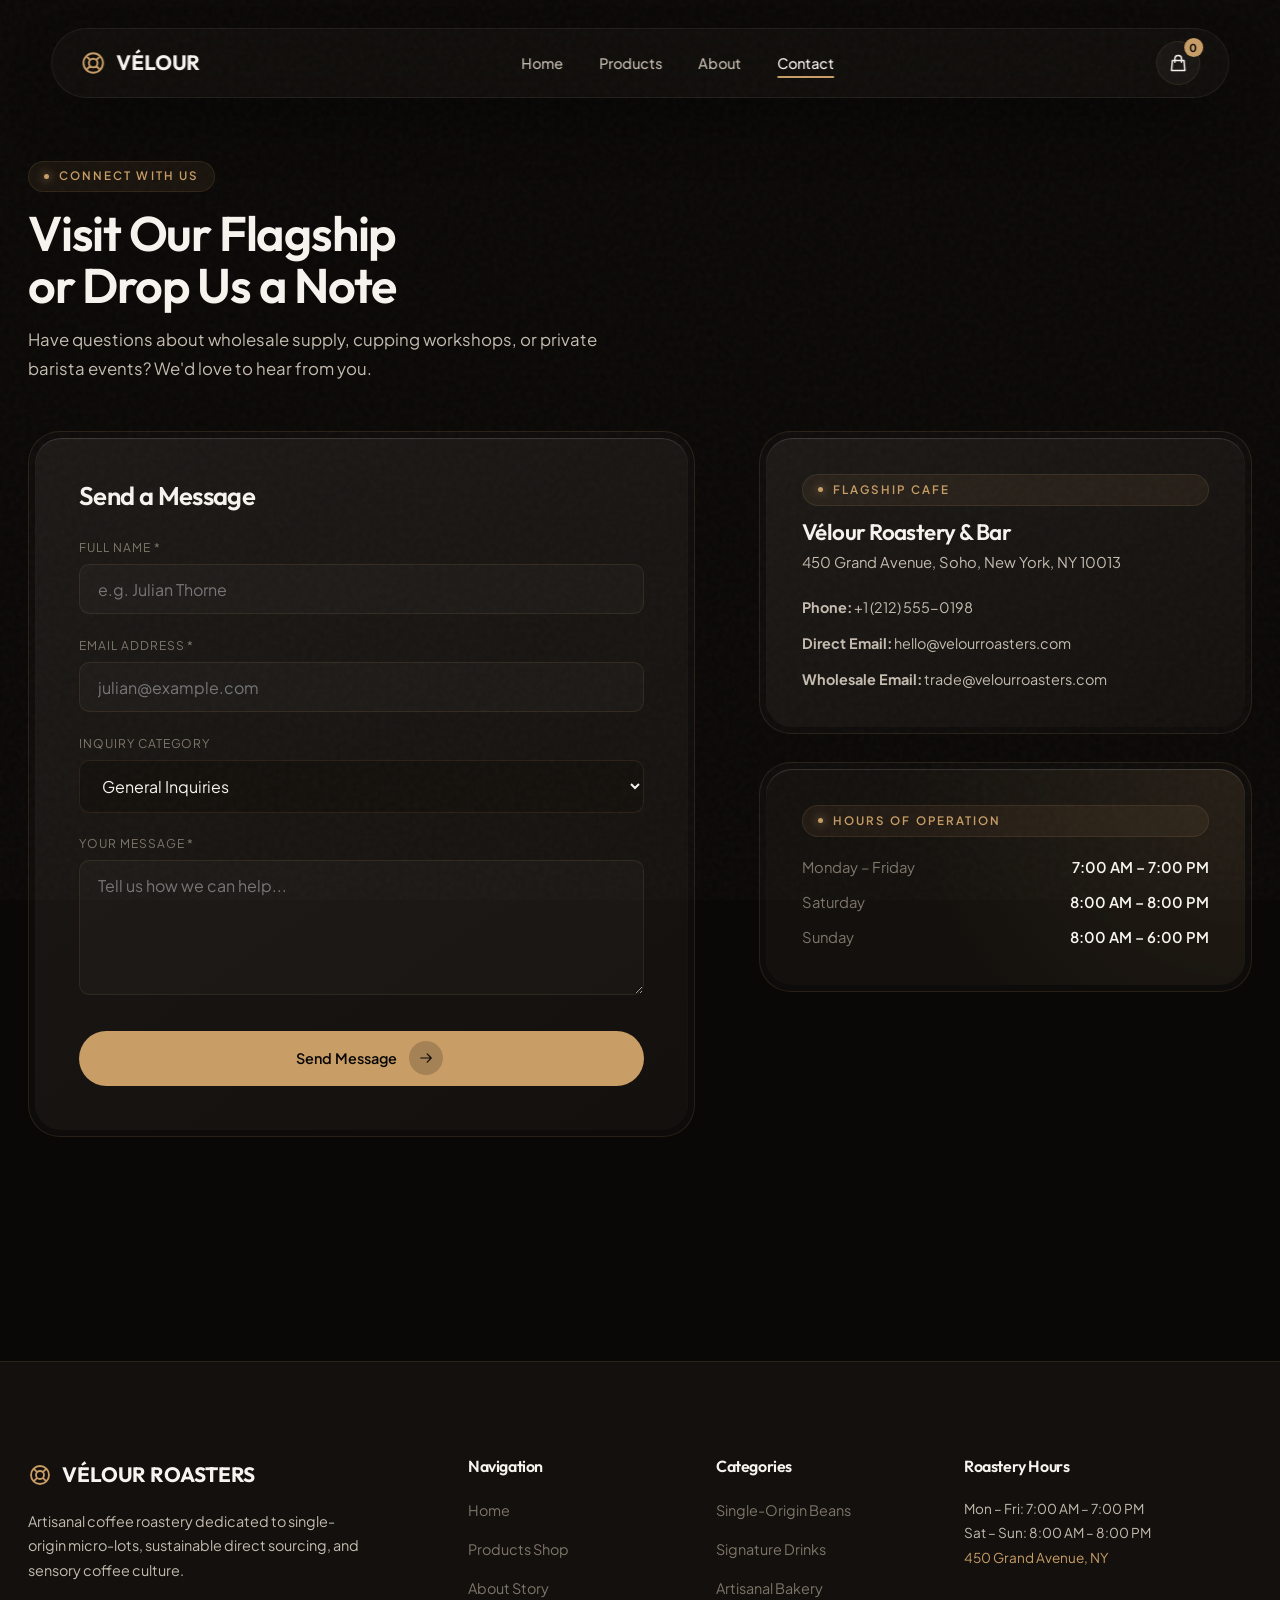
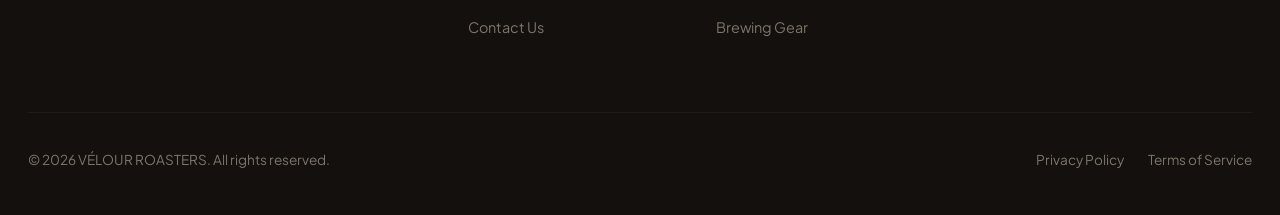
<file: contact.html>
<!DOCTYPE html>
<html lang="en">
<head>
  <meta charset="UTF-8">
  <meta name="viewport" content="width=device-width, initial-scale=1.0">
  <title>Contact & Cafe Location — VÉLOUR ROASTERS</title>
  <meta name="description" content="Get in touch with Vélour Roasters for wholesale inquiries, private event bookings, or visit our flagship cafe.">
  <link rel="stylesheet" href="css/styles.css">
</head>
<body>
  <header class="header-nav">
    <nav class="nav-island">
      <a href="index.html" class="brand-logo">
        <svg fill="none" stroke="currentColor" viewBox="0 0 24 24">
          <path stroke-linecap="round" stroke-linejoin="round" stroke-width="1.8" d="M18.364 5.636l-3.536 3.536m0 5.656l3.536 3.536M9.172 9.172L5.636 5.636m3.536 9.172l-3.536 3.536M21 12a9 9 0 11-18 0 9 9 0 0118 0zm-5 0a4 4 0 11-8 0 4 4 0 018 0z"></path>
        </svg>
        <span>VÉLOUR</span>
      </a>
      <ul class="nav-links">
        <li><a href="index.html" class="nav-link">Home</a></li>
        <li><a href="products.html" class="nav-link">Products</a></li>
        <li><a href="about.html" class="nav-link">About</a></li>
        <li><a href="contact.html" class="nav-link active">Contact</a></li>
      </ul>
      <div class="nav-actions">
        <button class="cart-trigger" aria-label="Shopping Bag">
          <svg style="width: 20px; height: 20px;" fill="none" stroke="currentColor" viewBox="0 0 24 24">
            <path stroke-linecap="round" stroke-linejoin="round" stroke-width="1.8" d="M16 11V7a4 4 0 00-8 0v4M5 9h14l1 12H4L5 9z"></path>
          </svg>
          <span class="cart-count">0</span>
        </button>
        <div class="hamburger" id="hamburgerBtn" aria-label="Toggle Navigation Menu">
          <span></span>
          <span></span>
          <span></span>
        </div>
      </div>
    </nav>
  </header>
  <div class="mobile-nav-drawer" id="mobileDrawer">
    <ul class="mobile-nav-links">
      <li><a href="index.html" class="mobile-nav-link">Home</a></li>
      <li><a href="products.html" class="mobile-nav-link">Products</a></li>
      <li><a href="about.html" class="mobile-nav-link">About Us</a></li>
      <li><a href="contact.html" class="mobile-nav-link active">Contact</a></li>
    </ul>
  </div>
  <section class="section-padding" style="padding-top: 10rem; padding-bottom: 3rem;">
    <div class="container">
      <div style="max-width: 680px;">
        <span class="eyebrow">Connect With Us</span>
        <h1 class="section-title">Visit Our Flagship or Drop Us a Note</h1>
        <p class="section-desc">Have questions about wholesale supply, cupping workshops, or private barista events? We'd love to hear from you.</p>
      </div>
    </div>
  </section>
  <section style="padding-bottom: 7rem;">
    <div class="container">
      <div class="hero-grid" style="align-items: start;">
        <div class="double-bezel">
          <div class="bezel-core" style="padding: 2.75rem;">
            <h3 style="font-size: 1.6rem; margin-bottom: 1.75rem;">Send a Message</h3>
            <form id="contactForm" style="display: flex; flex-direction: column; gap: 1.35rem;">
              <div>
                <label style="display: block; font-size: 0.75rem; text-transform: uppercase; letter-spacing: 0.08em; color: var(--text-muted); margin-bottom: 0.45rem;">Full Name *</label>
                <input type="text" id="contactName" required placeholder="e.g. Julian Thorne" style="width: 100%; padding: 0.85rem 1.1rem; background: rgba(255,255,255,0.025); border: 1px solid var(--border-subtle); border-radius: var(--radius-md); color: var(--text-primary);">
              </div>
              <div>
                <label style="display: block; font-size: 0.75rem; text-transform: uppercase; letter-spacing: 0.08em; color: var(--text-muted); margin-bottom: 0.45rem;">Email Address *</label>
                <input type="email" id="contactEmail" required placeholder="julian@example.com" style="width: 100%; padding: 0.85rem 1.1rem; background: rgba(255,255,255,0.025); border: 1px solid var(--border-subtle); border-radius: var(--radius-md); color: var(--text-primary);">
              </div>
              <div>
                <label style="display: block; font-size: 0.75rem; text-transform: uppercase; letter-spacing: 0.08em; color: var(--text-muted); margin-bottom: 0.45rem;">Inquiry Category</label>
                <select id="contactCategory" style="width: 100%; padding: 0.85rem 1.1rem; background: rgba(19,16,13,0.95); border: 1px solid var(--border-subtle); border-radius: var(--radius-md); color: var(--text-primary);">
                  <option value="general">General Inquiries</option>
                  <option value="wholesale">Wholesale Bean Supply</option>
                  <option value="workshop">Cupping & Barista Workshop</option>
                  <option value="events">Private Event Booking</option>
                </select>
              </div>
              <div>
                <label style="display: block; font-size: 0.75rem; text-transform: uppercase; letter-spacing: 0.08em; color: var(--text-muted); margin-bottom: 0.45rem;">Your Message *</label>
                <textarea id="contactMessage" rows="5" required placeholder="Tell us how we can help..." style="width: 100%; padding: 0.85rem 1.1rem; background: rgba(255,255,255,0.025); border: 1px solid var(--border-subtle); border-radius: var(--radius-md); color: var(--text-primary); resize: vertical;"></textarea>
              </div>
              <button type="submit" class="btn-primary" style="margin-top: 0.5rem; justify-content: center;">
                <span>Send Message</span>
                <div class="btn-icon-circle">
                  <svg style="width: 14px; height: 14px;" fill="none" stroke="currentColor" viewBox="0 0 24 24">
                    <path stroke-linecap="round" stroke-linejoin="round" stroke-width="2" d="M14 5l7 7m0 0l-7 7m7-7H3"></path>
                  </svg>
                </div>
              </button>
            </form>
          </div>
        </div>
        <div style="display: flex; flex-direction: column; gap: 1.75rem;">
          <div class="double-bezel">
            <div class="bezel-core" style="padding: 2.25rem;">
              <span class="eyebrow">Flagship Cafe</span>
              <h3 style="font-size: 1.4rem; margin: 0.9rem 0 0.4rem 0;">Vélour Roastery & Bar</h3>
              <p style="color: var(--text-secondary); font-size: 0.925rem; margin-bottom: 1.35rem; line-height: 1.6;">450 Grand Avenue, Soho, New York, NY 10013</p>
              <div style="display: flex; flex-direction: column; gap: 0.8rem; font-size: 0.9rem; color: var(--text-secondary);">
                <div><strong>Phone:</strong> +1 (212) 555-0198</div>
                <div><strong>Direct Email:</strong> hello@velourroasters.com</div>
                <div><strong>Wholesale Email:</strong> trade@velourroasters.com</div>
              </div>
            </div>
          </div>
          <div class="double-bezel">
            <div class="bezel-core" style="padding: 2.25rem; background: radial-gradient(circle at top right, rgba(200,157,102,0.12) 0%, var(--bg-surface) 70%);">
              <span class="eyebrow">Hours of Operation</span>
              <div style="margin-top: 1.2rem; display: flex; flex-direction: column; gap: 0.7rem; font-size: 0.925rem;">
                <div style="display: flex; justify-content: space-between;">
                  <span style="color: var(--text-muted);">Monday – Friday</span>
                  <span style="font-weight: 600;">7:00 AM – 7:00 PM</span>
                </div>
                <div style="display: flex; justify-content: space-between;">
                  <span style="color: var(--text-muted);">Saturday</span>
                  <span style="font-weight: 600;">8:00 AM – 8:00 PM</span>
                </div>
                <div style="display: flex; justify-content: space-between;">
                  <span style="color: var(--text-muted);">Sunday</span>
                  <span style="font-weight: 600;">8:00 AM – 6:00 PM</span>
                </div>
              </div>
            </div>
          </div>
        </div>
      </div>
    </div>
  </section>
  <div class="cart-drawer-backdrop" id="cartBackdrop"></div>
  <aside class="cart-drawer" id="cartDrawer">
    <div class="cart-header">
      <h3 style="font-size: 1.25rem;">Your Shopping Bag</h3>
      <button class="cart-close" style="font-size: 1.2rem; cursor: pointer;">✕</button>
    </div>
    <div class="cart-body"></div>
    <div class="cart-footer">
      <div class="cart-total-row">
        <span>Subtotal</span>
        <span class="cart-total-val">$0.00</span>
      </div>
      <button class="btn-primary" style="width: 100%; justify-content: center;" onclick="alert('Checkout process initiated!')">
        <span>Proceed to Checkout</span>
      </button>
    </div>
  </aside>
  <footer class="footer">
    <div class="container">
      <div class="footer-grid">
        <div class="footer-brand">
          <div class="brand-logo">
            <svg fill="none" stroke="currentColor" viewBox="0 0 24 24" style="width:24px; height:24px; color:var(--accent-gold);">
              <path stroke-linecap="round" stroke-linejoin="round" stroke-width="1.8" d="M18.364 5.636l-3.536 3.536m0 5.656l3.536 3.536M9.172 9.172L5.636 5.636m3.536 9.172l-3.536 3.536M21 12a9 9 0 11-18 0 9 9 0 0118 0zm-5 0a4 4 0 11-8 0 4 4 0 018 0z"></path>
            </svg>
            <span>VÉLOUR ROASTERS</span>
          </div>
          <p>Artisanal coffee roastery dedicated to single-origin micro-lots, sustainable direct sourcing, and sensory coffee culture.</p>
        </div>
        <div class="footer-col">
          <h4>Navigation</h4>
          <ul class="footer-links">
            <li><a href="index.html">Home</a></li>
            <li><a href="products.html">Products Shop</a></li>
            <li><a href="about.html">About Story</a></li>
            <li><a href="contact.html">Contact Us</a></li>
          </ul>
        </div>
        <div class="footer-col">
          <h4>Categories</h4>
          <ul class="footer-links">
            <li><a href="products.html">Single-Origin Beans</a></li>
            <li><a href="products.html">Signature Drinks</a></li>
            <li><a href="products.html">Artisanal Bakery</a></li>
            <li><a href="products.html">Brewing Gear</a></li>
          </ul>
        </div>
        <div class="footer-col">
          <h4>Roastery Hours</h4>
          <p style="font-size: 0.85rem; color: var(--text-secondary); line-height: 1.8;">
            Mon – Fri: 7:00 AM – 7:00 PM<br>
            Sat – Sun: 8:00 AM – 8:00 PM<br>
            <span style="color: var(--accent-gold);">450 Grand Avenue, NY</span>
          </p>
        </div>
      </div>
      <div class="footer-bottom">
        <div>&copy; 2026 VÉLOUR ROASTERS. All rights reserved.</div>
        <div style="display: flex; gap: 1.5rem;">
          <a href="#">Privacy Policy</a>
          <a href="#">Terms of Service</a>
        </div>
      </div>
    </div>
  </footer>
  <script src="js/products-data.js"></script>
  <script src="js/main.js"></script>
  <script src="js/contact.js"></script>
</body>
</html>
</file>
<file: css/styles.css>
@import url('https://fonts.googleapis.com/css2?family=Cormorant+Garamond:ital,wght@0,500;0,600;0,700;1,400;1,600&family=Outfit:wght@300;400;500;600;700&family=Plus+Jakarta+Sans:wght@300;400;500;600;700&display=swap');
:root {
  --font-sans: 'Plus Jakarta Sans', -apple-system, sans-serif;
  --font-display: 'Outfit', sans-serif;
  --font-serif: 'Cormorant Garamond', serif;
  --bg-main: #0A0806;
  --bg-surface: #13100D;
  --bg-card: #1B1713;
  --bg-card-hover: #241F1A;
  --bg-overlay: rgba(10, 8, 6, 0.88);
  --accent-gold: #C89D66;
  --accent-gold-light: #E2B984;
  --accent-copper: #8C5E35;
  --accent-glow: rgba(200, 157, 102, 0.15);
  --text-primary: #F7F4EF;
  --text-secondary: #C5BCB0;
  --text-muted: #7E7569;
  --text-inverse: #0A0806;
  --border-subtle: rgba(200, 157, 102, 0.12);
  --border-glow: rgba(200, 157, 102, 0.35);
  --glass-bg: rgba(19, 16, 13, 0.72);
  --glass-border: rgba(255, 255, 255, 0.07);
  --shadow-ambient: 0 30px 60px -20px rgba(0, 0, 0, 0.85);
  --shadow-gold: 0 10px 30px -10px rgba(200, 157, 102, 0.25);
  --radius-pill: 9999px;
  --radius-2xl: 2rem;
  --radius-xl: 1.5rem;
  --radius-lg: 1rem;
  --radius-md: 0.65rem;
  --transition-smooth: cubic-bezier(0.16, 1, 0.3, 1);
  --transition-bounce: cubic-bezier(0.32, 0.72, 0, 1);
}
*, *::before, *::after {
  box-sizing: border-box;
  margin: 0;
  padding: 0;
}
html {
  scroll-behavior: smooth;
  font-size: 16px;
  color-scheme: dark;
}
body {
  font-family: var(--font-sans);
  background-color: var(--bg-main);
  color: var(--text-primary);
  line-height: 1.6;
  overflow-x: hidden;
  -webkit-font-smoothing: antialiased;
  position: relative;
}
body::before {
  content: '';
  position: fixed;
  inset: 0;
  background-image: url("data:image/svg+xml,%3Csvg viewBox='0 0 200 200' xmlns='http://www.w3.org/2000/svg'%3E%3Cfilter id='noiseFilter'%3E%3CfeTurbulence type='fractalNoise' baseFrequency='0.8' numOctaves='3' stitchTiles='stitch'/%3E%3C/filter%3E%3Crect width='100%25' height='100%25' filter='url(%23noiseFilter)' opacity='0.035'/%3E%3C/svg%3E");
  pointer-events: none;
  z-index: 9999;
}
a {
  color: inherit;
  text-decoration: none;
}
button, input, select, textarea {
  font-family: inherit;
  font-size: inherit;
  color: inherit;
  background: none;
  border: none;
  outline: none;
}
button {
  cursor: pointer;
}
img {
  max-width: 100%;
  height: auto;
  display: block;
}
h1, h2, h3, h4, .font-display {
  font-family: var(--font-display);
  font-weight: 600;
  line-height: 1.08;
  letter-spacing: -0.025em;
  text-wrap: balance;
}
.font-serif {
  font-family: var(--font-serif);
  font-style: italic;
  font-weight: 400;
}
.text-gold {
  color: var(--accent-gold);
}
.text-gradient {
  background: linear-gradient(135deg, var(--text-primary) 30%, var(--accent-gold) 100%);
  -webkit-background-clip: text;
  -webkit-text-fill-color: transparent;
}
.eyebrow {
  display: inline-flex;
  align-items: center;
  gap: 0.6rem;
  padding: 0.35rem 0.95rem;
  border-radius: var(--radius-pill);
  background: rgba(200, 157, 102, 0.08);
  border: 1px solid var(--border-subtle);
  font-size: 0.725rem;
  font-weight: 600;
  text-transform: uppercase;
  letter-spacing: 0.18em;
  color: var(--accent-gold);
}
.eyebrow::before {
  content: '';
  width: 5px;
  height: 5px;
  border-radius: 50%;
  background: var(--accent-gold);
  box-shadow: 0 0 10px var(--accent-gold);
}
.container {
  width: 100%;
  max-width: 1320px;
  margin: 0 auto;
  padding: 0 1.75rem;
}
.section-padding {
  padding: 8rem 0;
}
@media (max-width: 768px) {
  .section-padding {
    padding: 5rem 0;
  }
}
.double-bezel {
  padding: 0.375rem; 
  background: rgba(255, 255, 255, 0.02);
  border: 1px solid rgba(200, 157, 102, 0.14);
  border-radius: var(--radius-2xl);
  transition: all 0.5s var(--transition-smooth);
  position: relative;
}
.double-bezel:hover {
  border-color: var(--border-glow);
  box-shadow: var(--shadow-gold);
  transform: translateY(-4px);
}
.bezel-core {
  background: linear-gradient(145deg, rgba(255, 255, 255, 0.035) 0%, rgba(255, 255, 255, 0) 100%), var(--bg-surface);
  border-radius: calc(var(--radius-2xl) - 0.375rem); 
  box-shadow: inset 0 1px 1px rgba(255, 255, 255, 0.15);
  overflow: hidden;
  height: 100%;
  display: flex;
  flex-direction: column;
}
.header-nav {
  position: fixed;
  top: 1.75rem;
  left: 50%;
  transform: translateX(-50%);
  width: min(92%, 1240px);
  z-index: 1000;
  transition: all 0.4s var(--transition-smooth);
}
.nav-island {
  display: flex;
  align-items: center;
  justify-content: space-between;
  padding: 0.75rem 1.75rem;
  background: var(--glass-bg);
  backdrop-filter: blur(24px);
  -webkit-backdrop-filter: blur(24px);
  border: 1px solid var(--glass-border);
  border-radius: var(--radius-pill);
  box-shadow: var(--shadow-ambient);
}
.brand-logo {
  display: flex;
  align-items: center;
  gap: 0.65rem;
  font-family: var(--font-display);
  font-size: 1.3rem;
  font-weight: 700;
  letter-spacing: -0.01em;
}
.brand-logo svg {
  width: 26px;
  height: 26px;
  color: var(--accent-gold);
}
.nav-links {
  display: flex;
  align-items: center;
  gap: 2.25rem;
  list-style: none;
}
.nav-link {
  font-size: 0.9rem;
  font-weight: 500;
  color: var(--text-secondary);
  transition: color 0.3s ease;
  position: relative;
}
.nav-link:hover, .nav-link.active {
  color: var(--text-primary);
}
.nav-link.active::after {
  content: '';
  position: absolute;
  bottom: -6px;
  left: 0;
  width: 100%;
  height: 2px;
  background: var(--accent-gold);
  border-radius: 2px;
}
.nav-actions {
  display: flex;
  align-items: center;
  gap: 1rem;
}
.cart-trigger {
  position: relative;
  width: 44px;
  height: 44px;
  border-radius: 50%;
  background: rgba(255, 255, 255, 0.04);
  border: 1px solid var(--border-subtle);
  display: flex;
  align-items: center;
  justify-content: center;
  transition: all 0.3s ease;
}
.cart-trigger:hover {
  background: rgba(200, 157, 102, 0.15);
  border-color: var(--accent-gold);
  color: var(--accent-gold);
}
.cart-count {
  position: absolute;
  top: -4px;
  right: -4px;
  background: var(--accent-gold);
  color: var(--text-inverse);
  font-size: 0.68rem;
  font-weight: 700;
  width: 19px;
  height: 19px;
  border-radius: 50%;
  display: flex;
  align-items: center;
  justify-content: center;
}
.btn-primary {
  display: inline-flex;
  align-items: center;
  gap: 0.75rem;
  padding: 0.65rem 0.65rem 0.65rem 1.6rem;
  background: var(--accent-gold);
  color: var(--text-inverse);
  font-weight: 600;
  font-size: 0.9rem;
  border-radius: var(--radius-pill);
  transition: all 0.4s var(--transition-smooth);
  position: relative;
}
.btn-primary:hover {
  background: var(--accent-gold-light);
  transform: translateY(-2px);
  box-shadow: 0 12px 30px -5px rgba(200, 157, 102, 0.4);
}
.btn-primary:active {
  transform: scale(0.98);
}
.btn-icon-circle {
  width: 34px;
  height: 34px;
  border-radius: 50%;
  background: rgba(10, 8, 6, 0.18);
  display: flex;
  align-items: center;
  justify-content: center;
  transition: all 0.4s var(--transition-bounce);
}
.btn-primary:hover .btn-icon-circle {
  transform: translateX(4px) translateY(-1px) scale(1.06);
}
.btn-secondary {
  display: inline-flex;
  align-items: center;
  gap: 0.75rem;
  padding: 0.85rem 1.7rem;
  background: rgba(255, 255, 255, 0.04);
  border: 1px solid var(--border-subtle);
  color: var(--text-primary);
  font-weight: 500;
  font-size: 0.9rem;
  border-radius: var(--radius-pill);
  transition: all 0.4s var(--transition-smooth);
}
.btn-secondary:hover {
  background: rgba(255, 255, 255, 0.08);
  border-color: var(--border-glow);
  transform: translateY(-2px);
}
.btn-secondary:active {
  transform: scale(0.98);
}
.hamburger {
  display: none;
  flex-direction: column;
  justify-content: space-between;
  width: 24px;
  height: 18px;
  cursor: pointer;
  z-index: 1100;
}
.hamburger span {
  width: 100%;
  height: 2px;
  background-color: var(--text-primary);
  border-radius: 2px;
  transition: all 0.3s ease;
}
.hamburger.active span:nth-child(1) {
  transform: translateY(8px) rotate(45deg);
}
.hamburger.active span:nth-child(2) {
  opacity: 0;
}
.hamburger.active span:nth-child(3) {
  transform: translateY(-8px) rotate(-45deg);
}
.mobile-nav-drawer {
  position: fixed;
  inset: 0;
  background: var(--bg-overlay);
  backdrop-filter: blur(30px);
  -webkit-backdrop-filter: blur(30px);
  z-index: 999;
  display: flex;
  flex-direction: column;
  justify-content: center;
  align-items: center;
  opacity: 0;
  pointer-events: none;
  transition: opacity 0.4s var(--transition-smooth);
}
.mobile-nav-drawer.open {
  opacity: 1;
  pointer-events: auto;
}
.mobile-nav-links {
  list-style: none;
  text-align: center;
  display: flex;
  flex-direction: column;
  gap: 2rem;
}
.mobile-nav-links li {
  opacity: 0;
  transform: translateY(30px);
  transition: all 0.6s var(--transition-smooth);
}
.mobile-nav-drawer.open .mobile-nav-links li:nth-child(1) { opacity: 1; transform: translateY(0); transition-delay: 0.1s; }
.mobile-nav-drawer.open .mobile-nav-links li:nth-child(2) { opacity: 1; transform: translateY(0); transition-delay: 0.18s; }
.mobile-nav-drawer.open .mobile-nav-links li:nth-child(3) { opacity: 1; transform: translateY(0); transition-delay: 0.26s; }
.mobile-nav-drawer.open .mobile-nav-links li:nth-child(4) { opacity: 1; transform: translateY(0); transition-delay: 0.34s; }
.mobile-nav-link {
  font-family: var(--font-display);
  font-size: 2.4rem;
  font-weight: 600;
  color: var(--text-secondary);
  transition: color 0.3s ease;
}
.mobile-nav-link:hover, .mobile-nav-link.active {
  color: var(--accent-gold);
}
.hero-section {
  position: relative;
  min-height: 100dvh;
  padding-top: 10.5rem;
  padding-bottom: 6rem;
  display: flex;
  align-items: center;
  overflow: hidden;
}
.hero-bg-glow {
  position: absolute;
  top: -15%;
  right: -10%;
  width: 700px;
  height: 700px;
  background: radial-gradient(circle, rgba(200, 157, 102, 0.14) 0%, rgba(10, 8, 6, 0) 70%);
  pointer-events: none;
  filter: blur(70px);
}
.hero-grid {
  display: grid;
  grid-template-columns: 1.15fr 0.85fr;
  gap: 4rem;
  align-items: center;
}
.hero-headline {
  font-size: clamp(3rem, 5.5vw, 5rem);
  font-weight: 700;
  margin: 1.4rem 0;
  letter-spacing: -0.035em;
  line-height: 1.05;
}
.hero-subtext {
  font-size: 1.15rem;
  color: var(--text-secondary);
  max-width: 540px;
  margin-bottom: 2.5rem;
  line-height: 1.7;
}
.hero-actions {
  display: flex;
  align-items: center;
  gap: 1.25rem;
  flex-wrap: wrap;
}
.hero-media-wrapper {
  position: relative;
}
.hero-image-card {
  position: relative;
  width: 100%;
  height: 540px;
}
.hero-image-card img {
  width: 100%;
  height: 100%;
  object-fit: cover;
  transition: transform 0.8s var(--transition-smooth);
}
.hero-image-card:hover img {
  transform: scale(1.04);
}
.hero-badge-floating {
  position: absolute;
  bottom: 2.5rem;
  left: -2.5rem;
  padding: 1.1rem 1.4rem;
  background: rgba(19, 16, 13, 0.88);
  backdrop-filter: blur(20px);
  border: 1px solid var(--border-subtle);
  border-radius: var(--radius-xl);
  display: flex;
  align-items: center;
  gap: 1rem;
  box-shadow: var(--shadow-ambient);
}
.badge-icon {
  width: 44px;
  height: 44px;
  border-radius: 50%;
  background: rgba(200, 157, 102, 0.15);
  color: var(--accent-gold);
  display: flex;
  align-items: center;
  justify-content: center;
}
.badge-text-val {
  font-weight: 700;
  font-size: 1.15rem;
}
.badge-text-lbl {
  font-size: 0.75rem;
  color: var(--text-muted);
}
.section-header {
  margin-bottom: 4rem;
}
.section-title {
  font-size: clamp(2.25rem, 3.8vw, 3.25rem);
  margin-top: 0.9rem;
}
.section-desc {
  color: var(--text-secondary);
  max-width: 620px;
  margin-top: 0.9rem;
  font-size: 1.05rem;
  line-height: 1.7;
}
.filter-bar-container {
  display: flex;
  align-items: center;
  justify-content: space-between;
  gap: 1.5rem;
  margin-bottom: 3.5rem;
  flex-wrap: wrap;
}
.filter-tabs {
  display: flex;
  align-items: center;
  gap: 0.6rem;
  overflow-x: auto;
  padding-bottom: 0.5rem;
  scrollbar-width: none;
}
.filter-tab {
  padding: 0.65rem 1.35rem;
  border-radius: var(--radius-pill);
  font-size: 0.85rem;
  font-weight: 500;
  background: rgba(255, 255, 255, 0.025);
  border: 1px solid var(--border-subtle);
  color: var(--text-secondary);
  white-space: nowrap;
  transition: all 0.3s ease;
}
.filter-tab:hover, .filter-tab.active {
  background: var(--accent-gold);
  border-color: var(--accent-gold);
  color: var(--text-inverse);
  font-weight: 600;
  box-shadow: 0 4px 15px rgba(200, 157, 102, 0.25);
}
.search-box {
  position: relative;
  min-width: 300px;
}
.search-input {
  width: 100%;
  padding: 0.75rem 1rem 0.75rem 2.8rem;
  background: rgba(255, 255, 255, 0.025);
  border: 1px solid var(--border-subtle);
  border-radius: var(--radius-pill);
  color: var(--text-primary);
  font-size: 0.9rem;
  transition: all 0.3s ease;
}
.search-input:focus {
  border-color: var(--accent-gold);
  background: rgba(255, 255, 255, 0.05);
  box-shadow: 0 0 20px rgba(200, 157, 102, 0.15);
}
.search-icon {
  position: absolute;
  left: 1rem;
  top: 50%;
  transform: translateY(-50%);
  width: 16px;
  height: 16px;
  color: var(--text-muted);
  pointer-events: none;
}
.product-grid {
  display: grid;
  grid-template-columns: repeat(auto-fill, minmax(290px, 1fr));
  gap: 2.25rem;
}
.product-card {
  position: relative;
  height: 100%;
}
.product-card .bezel-core {
  padding: 1.35rem;
}
.product-img-wrapper {
  position: relative;
  width: 100%;
  aspect-ratio: 4 / 3;
  border-radius: var(--radius-xl);
  overflow: hidden;
  background: var(--bg-card);
  margin-bottom: 1.35rem;
}
.product-img-wrapper img {
  width: 100%;
  height: 100%;
  object-fit: cover;
  transition: transform 0.7s var(--transition-smooth);
}
.product-card:hover .product-img-wrapper img {
  transform: scale(1.08);
}
.product-tag {
  position: absolute;
  top: 0.85rem;
  left: 0.85rem;
  padding: 0.3rem 0.75rem;
  background: rgba(10, 8, 6, 0.8);
  backdrop-filter: blur(10px);
  border: 1px solid var(--border-subtle);
  border-radius: var(--radius-pill);
  font-size: 0.68rem;
  font-weight: 600;
  text-transform: uppercase;
  letter-spacing: 0.1em;
  color: var(--accent-gold);
}
.product-rating {
  position: absolute;
  top: 0.85rem;
  right: 0.85rem;
  padding: 0.3rem 0.65rem;
  background: rgba(10, 8, 6, 0.8);
  backdrop-filter: blur(10px);
  border-radius: var(--radius-pill);
  font-size: 0.75rem;
  font-weight: 600;
  color: var(--text-primary);
  display: flex;
  align-items: center;
  gap: 0.3rem;
}
.product-info {
  display: flex;
  flex-direction: column;
  flex-grow: 1;
}
.product-title {
  font-size: 1.2rem;
  font-weight: 600;
  margin-bottom: 0.45rem;
}
.product-desc {
  font-size: 0.875rem;
  color: var(--text-secondary);
  margin-bottom: 1.5rem;
  line-height: 1.55;
  display: -webkit-box;
  -webkit-line-clamp: 2;
  -webkit-box-orient: vertical;
  overflow: hidden;
}
.product-footer {
  margin-top: auto;
  display: flex;
  align-items: center;
  justify-content: space-between;
  padding-top: 1.1rem;
  border-top: 1px solid rgba(255, 255, 255, 0.05);
}
.product-price {
  font-family: var(--font-display);
  font-size: 1.3rem;
  font-weight: 700;
  color: var(--accent-gold-light);
}
.btn-add-cart {
  padding: 0.55rem 1.1rem;
  background: rgba(200, 157, 102, 0.12);
  border: 1px solid var(--border-subtle);
  color: var(--accent-gold);
  border-radius: var(--radius-pill);
  font-size: 0.825rem;
  font-weight: 600;
  display: inline-flex;
  align-items: center;
  gap: 0.4rem;
  transition: all 0.3s ease;
}
.btn-add-cart:hover {
  background: var(--accent-gold);
  border-color: var(--accent-gold);
  color: var(--text-inverse);
}
.modal-backdrop {
  position: fixed;
  inset: 0;
  background: var(--bg-overlay);
  backdrop-filter: blur(20px);
  -webkit-backdrop-filter: blur(20px);
  z-index: 2000;
  display: flex;
  align-items: center;
  justify-content: center;
  padding: 1.5rem;
  opacity: 0;
  pointer-events: none;
  transition: opacity 0.4s ease;
}
.modal-backdrop.active {
  opacity: 1;
  pointer-events: auto;
}
.modal-box {
  width: 100%;
  max-width: 860px;
  background: var(--bg-surface);
  border: 1px solid var(--border-glow);
  border-radius: var(--radius-2xl);
  overflow: hidden;
  position: relative;
  transform: translateY(20px) scale(0.96);
  transition: transform 0.4s var(--transition-smooth);
}
.modal-backdrop.active .modal-box {
  transform: translateY(0) scale(1);
}
.modal-close {
  position: absolute;
  top: 1.25rem;
  right: 1.25rem;
  width: 38px;
  height: 38px;
  border-radius: 50%;
  background: rgba(255, 255, 255, 0.08);
  display: flex;
  align-items: center;
  justify-content: center;
  color: var(--text-secondary);
  z-index: 10;
  transition: all 0.3s ease;
}
.modal-close:hover {
  background: rgba(255, 255, 255, 0.2);
  color: var(--text-primary);
}
.modal-content-grid {
  display: grid;
  grid-template-columns: 1fr 1fr;
}
.modal-img-container {
  height: 100%;
  min-height: 380px;
  background: var(--bg-card);
}
.modal-img-container img {
  width: 100%;
  height: 100%;
  object-fit: cover;
}
.modal-body-info {
  padding: 2.75rem 2.25rem;
  display: flex;
  flex-direction: column;
}
.modal-title {
  font-size: 1.85rem;
  margin: 0.6rem 0 1rem 0;
}
.modal-price {
  font-size: 1.6rem;
  color: var(--accent-gold);
  font-weight: 700;
  margin-bottom: 1rem;
}
.modal-desc {
  font-size: 0.95rem;
  color: var(--text-secondary);
  margin-bottom: 1.5rem;
  line-height: 1.65;
}
.modal-specs {
  display: grid;
  grid-template-columns: 1fr 1fr;
  gap: 1rem;
  padding: 1.1rem;
  background: rgba(255, 255, 255, 0.02);
  border: 1px solid var(--border-subtle);
  border-radius: var(--radius-lg);
  margin-bottom: 1.75rem;
  font-size: 0.85rem;
}
.spec-item label {
  display: block;
  font-size: 0.68rem;
  text-transform: uppercase;
  letter-spacing: 0.08em;
  color: var(--text-muted);
}
.spec-item span {
  font-weight: 600;
  color: var(--text-primary);
}
.cart-drawer-backdrop {
  position: fixed;
  inset: 0;
  background: rgba(0,0,0,0.75);
  backdrop-filter: blur(10px);
  z-index: 2500;
  opacity: 0;
  pointer-events: none;
  transition: opacity 0.3s ease;
}
.cart-drawer-backdrop.active {
  opacity: 1;
  pointer-events: auto;
}
.cart-drawer {
  position: fixed;
  top: 0;
  right: 0;
  width: min(100%, 430px);
  height: 100dvh;
  background: var(--bg-surface);
  border-left: 1px solid var(--border-glow);
  z-index: 2600;
  display: flex;
  flex-direction: column;
  transform: translateX(100%);
  transition: transform 0.4s var(--transition-smooth);
}
.cart-drawer.active {
  transform: translateX(0);
}
.cart-header {
  padding: 1.75rem;
  border-bottom: 1px solid var(--border-subtle);
  display: flex;
  align-items: center;
  justify-content: space-between;
}
.cart-body {
  flex-grow: 1;
  overflow-y: auto;
  padding: 1.75rem;
}
.cart-item {
  display: flex;
  align-items: center;
  gap: 1.1rem;
  margin-bottom: 1.35rem;
  padding-bottom: 1.35rem;
  border-bottom: 1px solid rgba(255,255,255,0.05);
}
.cart-item-img {
  width: 68px;
  height: 68px;
  border-radius: var(--radius-lg);
  object-fit: cover;
}
.cart-item-details {
  flex-grow: 1;
}
.cart-item-name {
  font-weight: 600;
  font-size: 0.95rem;
}
.cart-item-price {
  color: var(--accent-gold);
  font-size: 0.875rem;
}
.cart-footer {
  padding: 1.75rem;
  border-top: 1px solid var(--border-subtle);
  background: var(--bg-card);
}
.cart-total-row {
  display: flex;
  justify-content: space-between;
  font-size: 1.15rem;
  font-weight: 700;
  margin-bottom: 1.35rem;
}
.toast-container {
  position: fixed;
  bottom: 2rem;
  right: 2rem;
  z-index: 3000;
  display: flex;
  flex-direction: column;
  gap: 0.75rem;
  pointer-events: none;
}
.toast {
  padding: 0.9rem 1.5rem;
  background: rgba(19, 16, 13, 0.96);
  border: 1px solid var(--accent-gold);
  color: var(--text-primary);
  border-radius: var(--radius-pill);
  font-size: 0.875rem;
  font-weight: 500;
  box-shadow: var(--shadow-ambient);
  display: flex;
  align-items: center;
  gap: 0.65rem;
  animation: toastIn 0.35s var(--transition-smooth) forwards;
  pointer-events: auto;
}
@keyframes toastIn {
  from { opacity: 0; transform: translateY(20px) scale(0.9); }
  to { opacity: 1; transform: translateY(0) scale(1); }
}
.bento-grid {
  display: grid;
  grid-template-columns: repeat(12, 1fr);
  gap: 1.75rem;
}
.bento-col-8 { grid-column: span 8; }
.bento-col-4 { grid-column: span 4; }
.bento-col-6 { grid-column: span 6; }
.bento-col-12 { grid-column: span 12; }
.bento-card {
  padding: 2.75rem;
  display: flex;
  flex-direction: column;
  justify-content: space-between;
  min-height: 340px;
}
.process-step {
  display: flex;
  gap: 1.75rem;
  align-items: flex-start;
  margin-bottom: 2.25rem;
}
.step-num {
  font-family: var(--font-display);
  font-size: 2.75rem;
  font-weight: 700;
  color: var(--accent-gold);
  line-height: 1;
}
.footer {
  background: var(--bg-surface);
  border-top: 1px solid var(--border-subtle);
  padding: 6rem 0 2.75rem 0;
  margin-top: 7rem;
}
.footer-grid {
  display: grid;
  grid-template-columns: 2fr 1fr 1fr 1.5fr;
  gap: 3.5rem;
  margin-bottom: 4.5rem;
}
.footer-brand p {
  color: var(--text-secondary);
  margin-top: 1.1rem;
  max-width: 340px;
  font-size: 0.9rem;
  line-height: 1.7;
}
.footer-col h4 {
  font-size: 1rem;
  margin-bottom: 1.35rem;
  color: var(--text-primary);
}
.footer-links {
  list-style: none;
  display: flex;
  flex-direction: column;
  gap: 0.85rem;
}
.footer-links a {
  color: var(--text-muted);
  font-size: 0.9rem;
  transition: color 0.3s ease;
}
.footer-links a:hover {
  color: var(--accent-gold);
}
.footer-bottom {
  display: flex;
  align-items: center;
  justify-content: space-between;
  padding-top: 2.25rem;
  border-top: 1px solid rgba(255,255,255,0.05);
  font-size: 0.85rem;
  color: var(--text-muted);
}
@media (max-width: 1024px) {
  .hero-grid {
    grid-template-columns: 1fr;
  }
  .hero-image-card {
    height: 420px;
  }
  .hero-badge-floating {
    left: 1rem;
  }
  .bento-col-8, .bento-col-4, .bento-col-6 {
    grid-column: span 12;
  }
  .footer-grid {
    grid-template-columns: 1fr 1fr;
  }
  .modal-content-grid {
    grid-template-columns: 1fr;
  }
  .modal-img-container {
    height: 250px;
    min-height: auto;
  }
}
@media (max-width: 768px) {
  .nav-links {
    display: none;
  }
  .hamburger {
    display: flex;
  }
  .product-grid {
    grid-template-columns: 1fr;
  }
  .footer-grid {
    grid-template-columns: 1fr;
  }
  .hero-actions {
    flex-direction: column;
    align-items: stretch;
  }
  .btn-primary, .btn-secondary {
    justify-content: center;
  }
}
.reveal-on-scroll {
  opacity: 0;
  transform: translateY(38px);
  filter: blur(8px);
  transition: opacity 0.85s var(--transition-smooth), transform 0.85s var(--transition-smooth), filter 0.85s var(--transition-smooth);
  will-change: transform, opacity, filter;
}
.reveal-on-scroll.revealed {
  opacity: 1;
  transform: translateY(0);
  filter: blur(0);
}
.delay-1 { transition-delay: 0.12s; }
.delay-2 { transition-delay: 0.24s; }
.delay-3 { transition-delay: 0.36s; }
</file>
